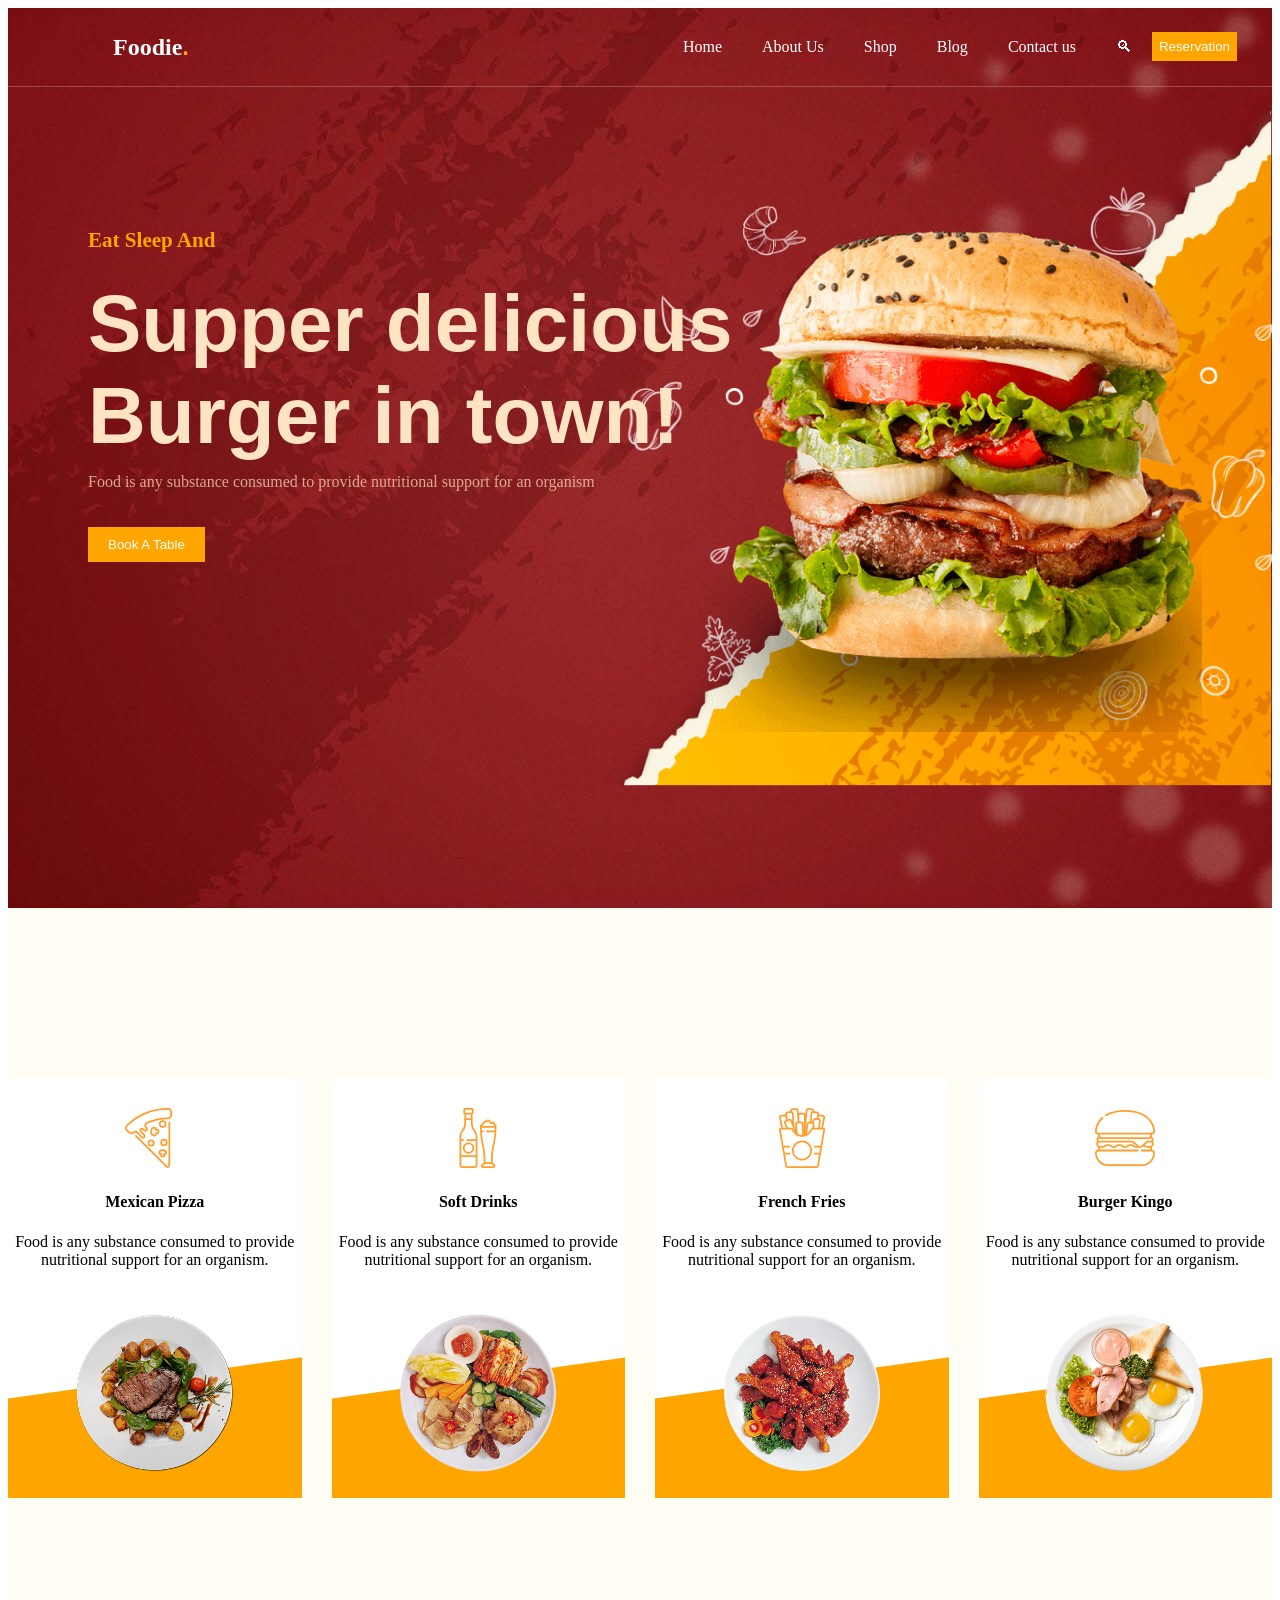
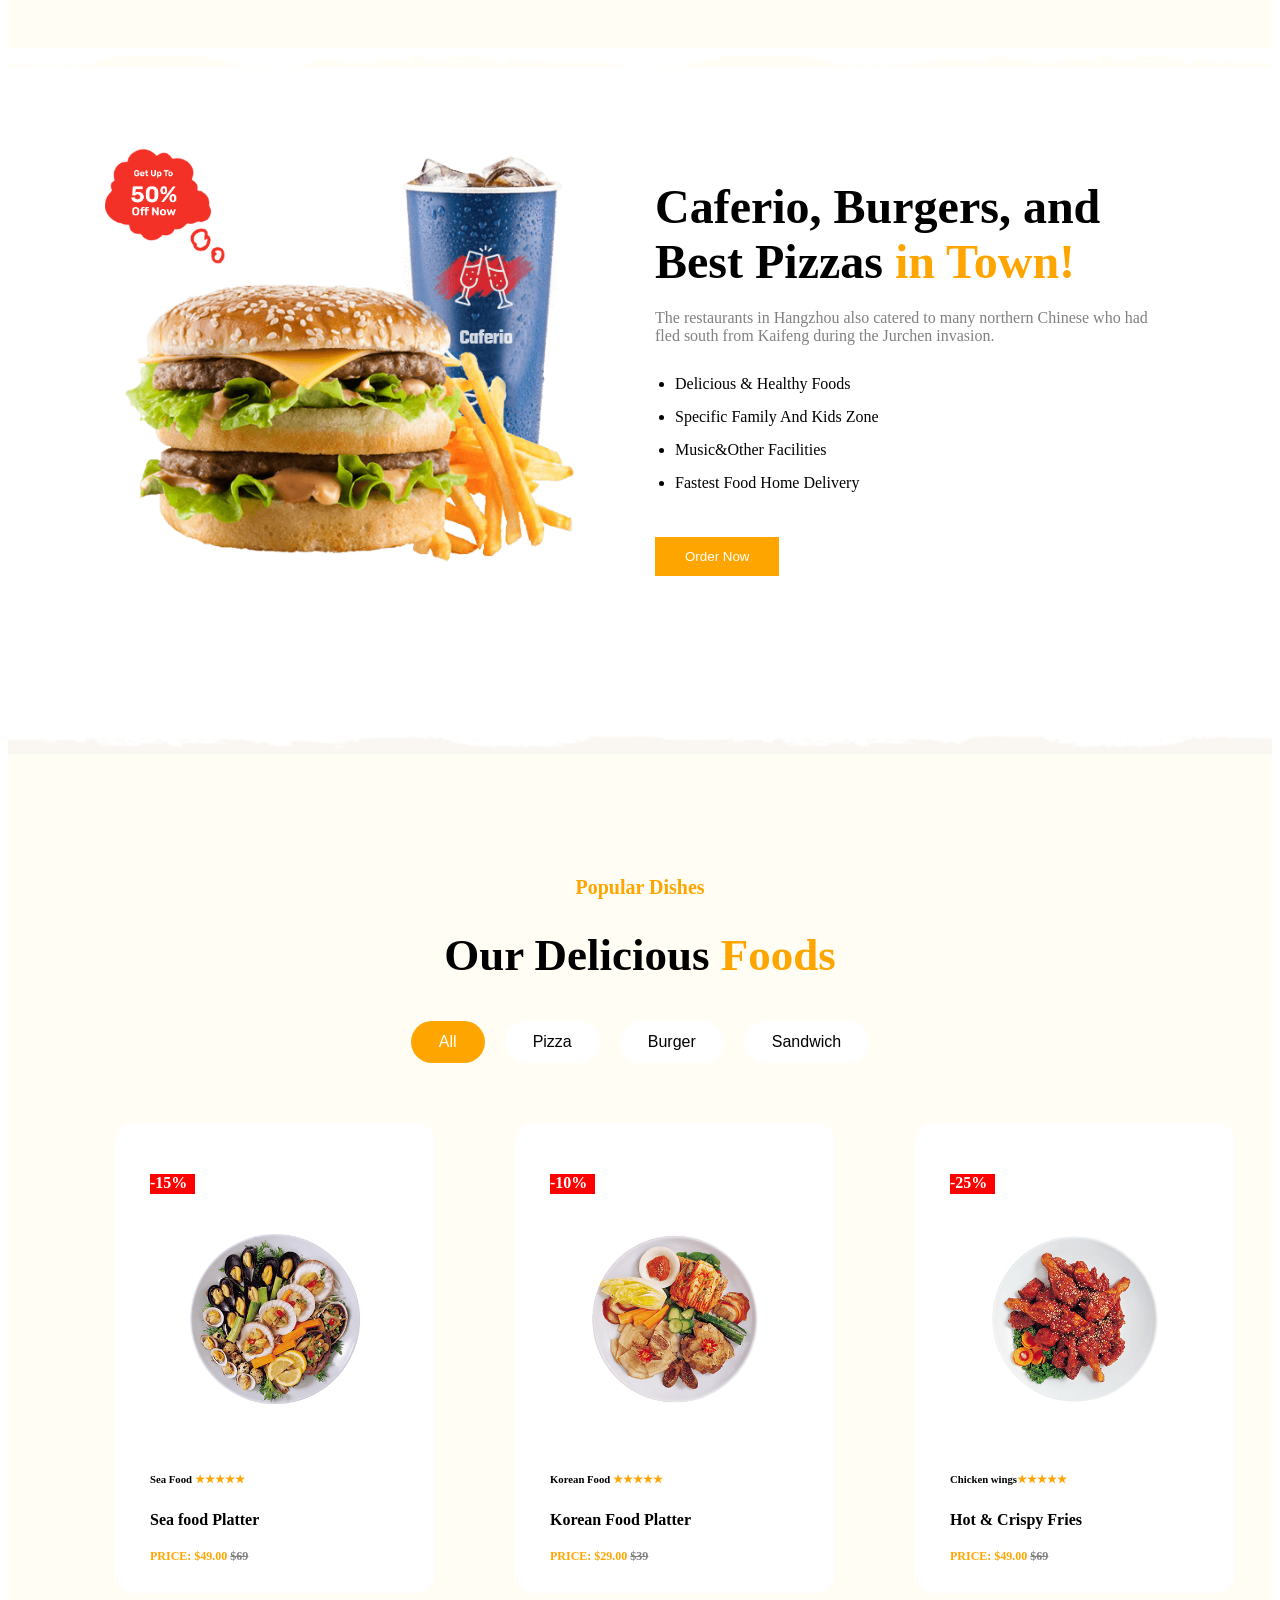
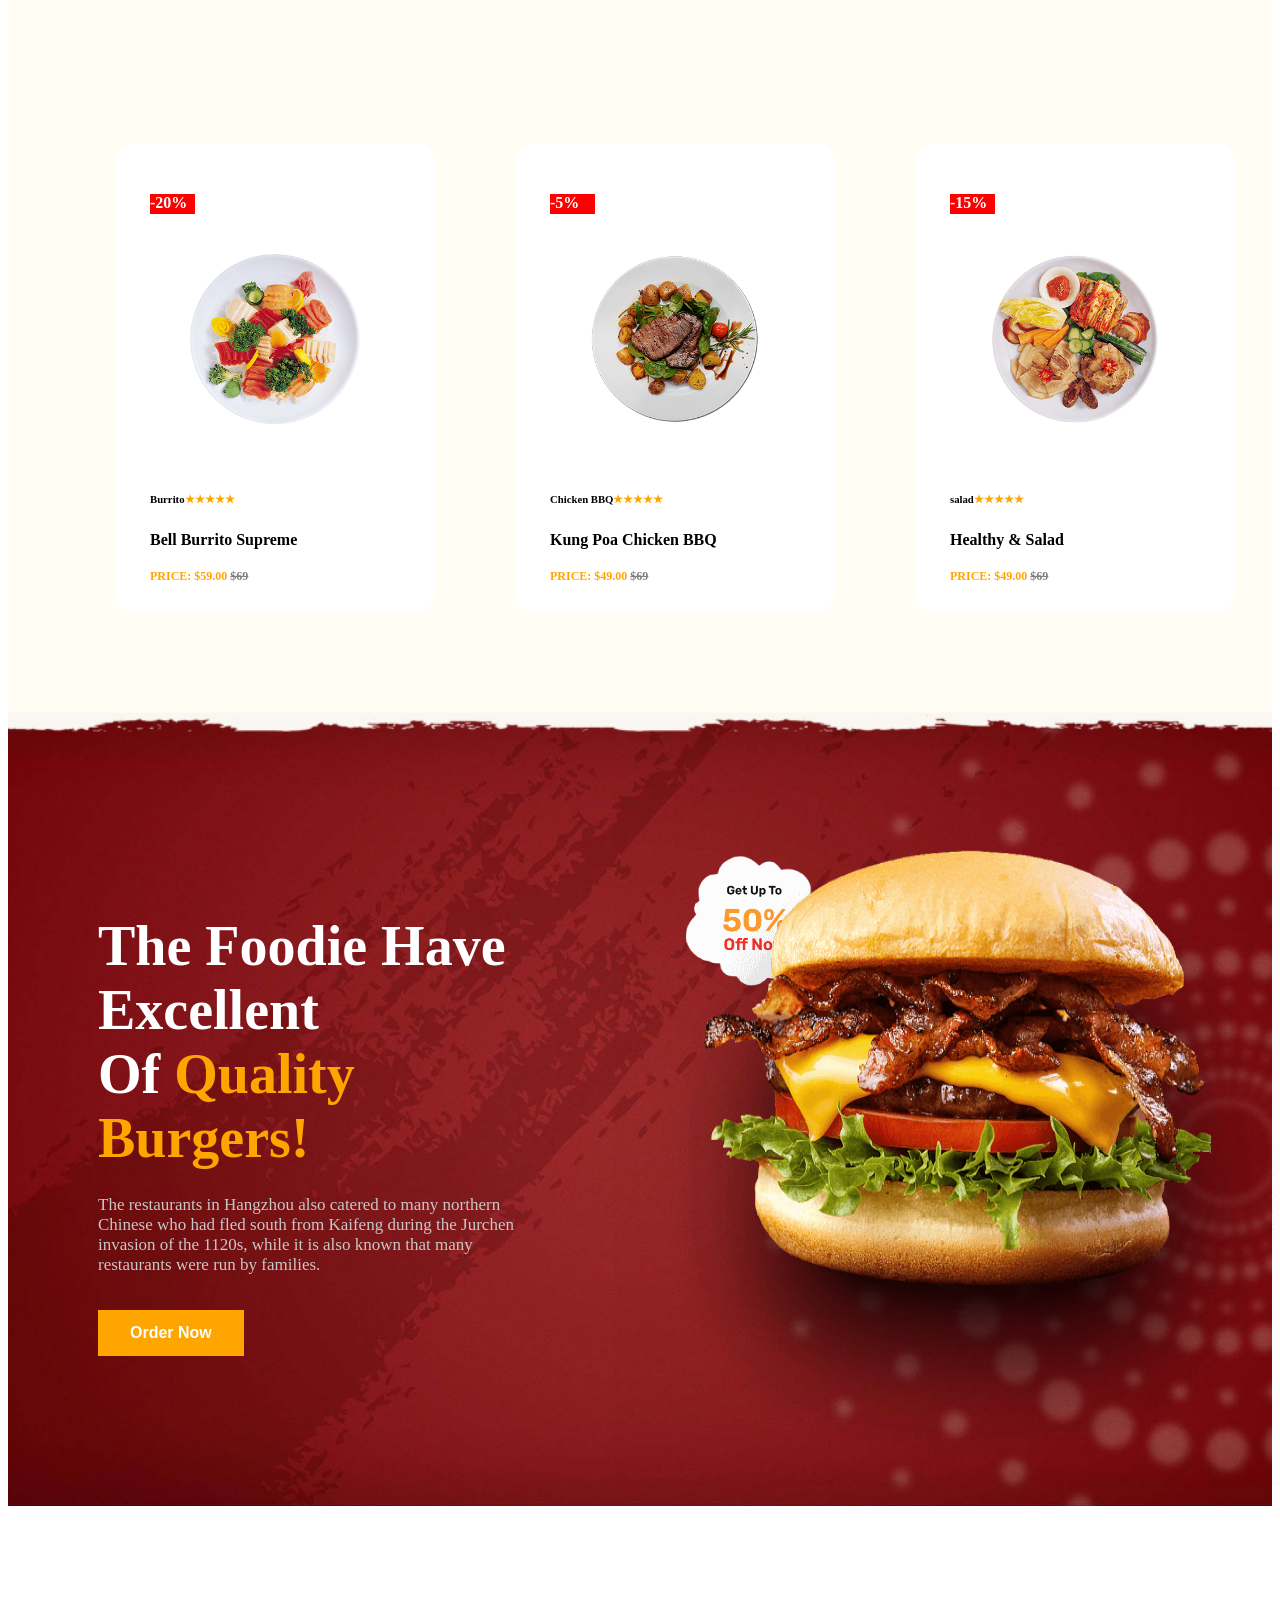
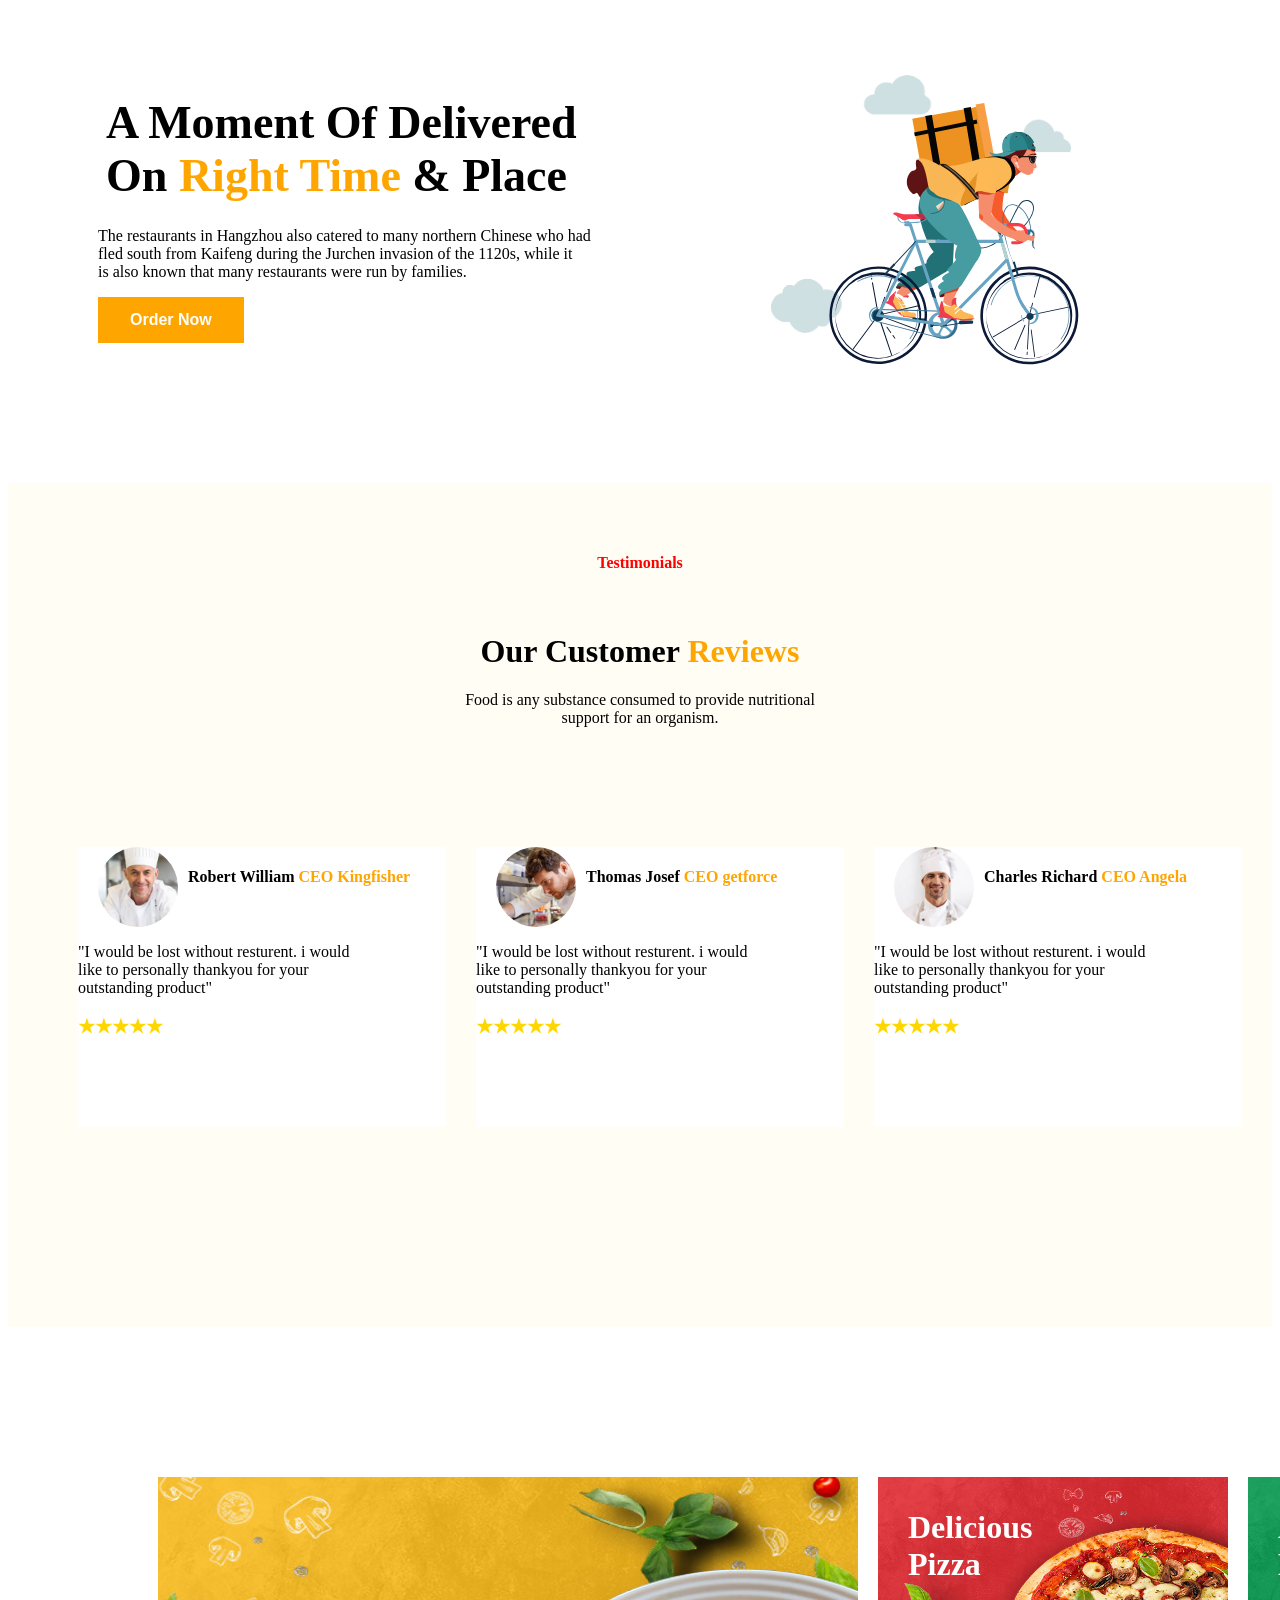
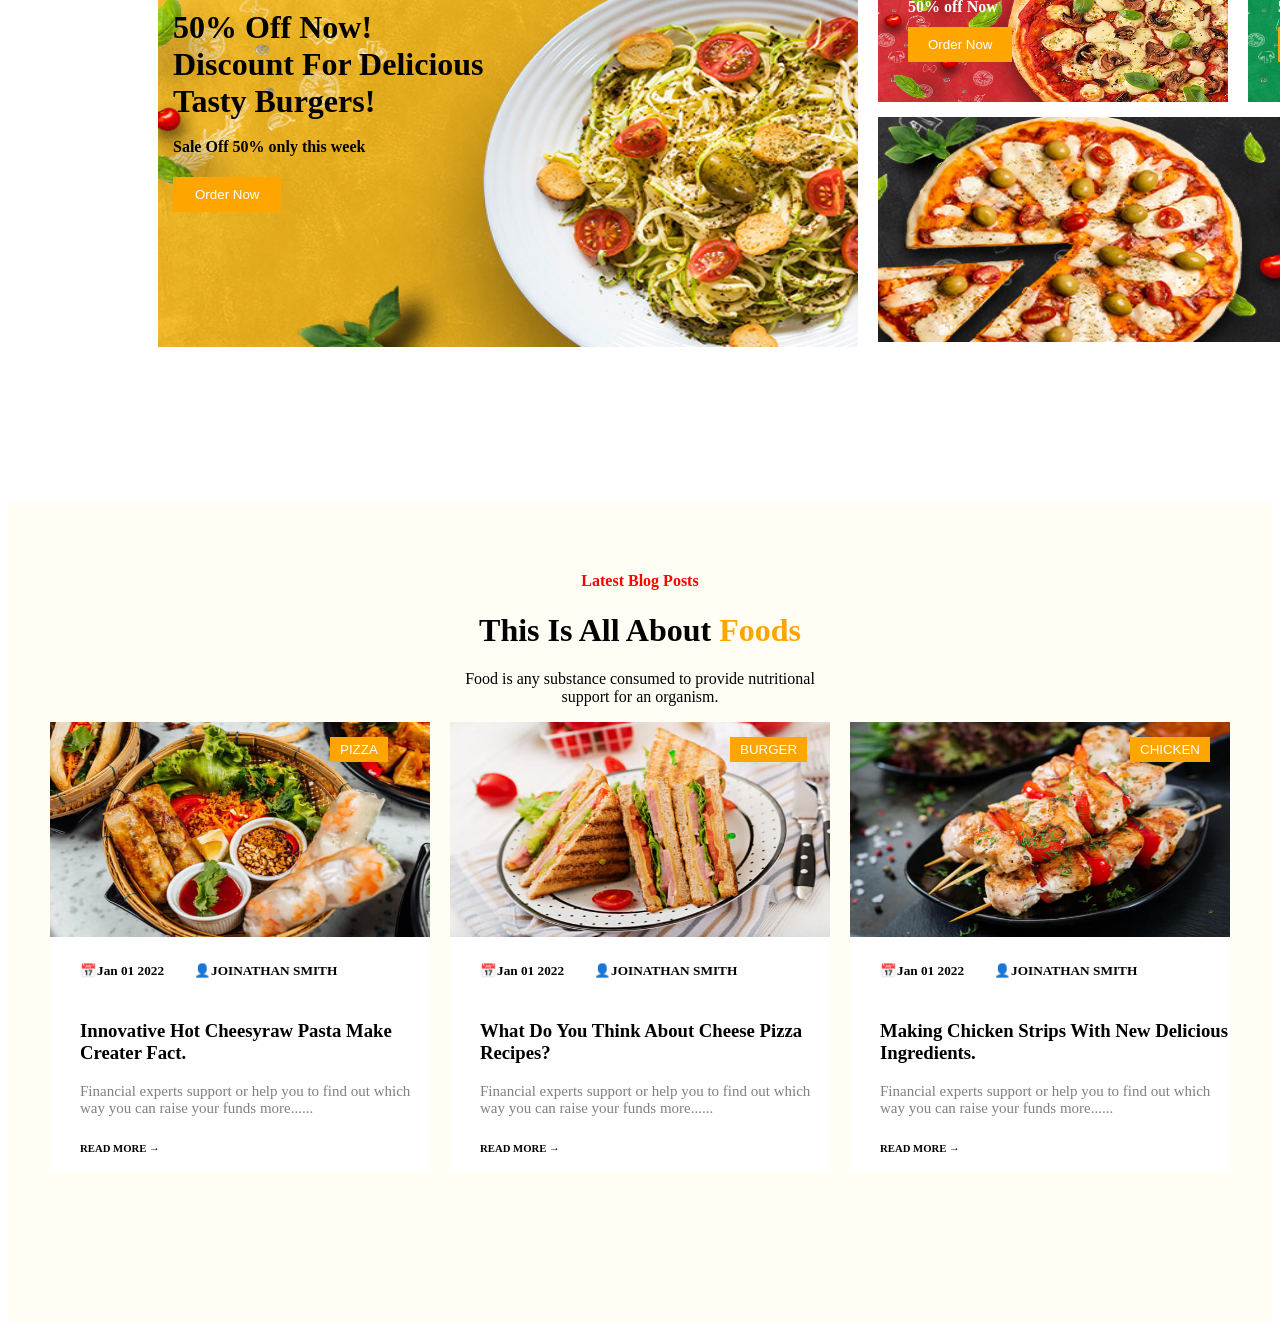
<file: index.html>
<!DOCTYPE html>
<html lang="en">
<head>
    <meta charset="UTF-8">
    <meta name="viewport" content="width=device-width, initial-scale=1.0">
    <title>www.foodie.in</title>
    <link rel="stylesheet" href="project.css">
</head>
<body>
    <div class="header">
        <nav>
            <h2>Foodie<span class="dot">.</span></h2>
            <ul class="list">
                <li><a href="index.html">Home</a></li>
                <li><a href="about.html">About Us</a></li>
                <li><a href="shop.html">Shop</a></li> 
                <li><a href="blog.html">Blog</a></li>
                <li><a href="contact.html">Contact us</a></li>
                <li class="search">🔍︎</li>
                <li>
                    <button class="reservation">Reservation</button>
                </li>
            </ul>
        </nav>
        <div class="image-container">
            <img src="images/hero-bg-shape.png" class="top-img" alt="top">
            <img src="images/hero-banner-bg.png" class="top1-img" alt="top1">
            <img src="images/hero-banner.png" class="top2-img" alt="top2">
            <div class="firstline">
                <h3>Eat Sleep And</h3>
            </div>
            <div class="mainline">
                <h1>Supper delicious <br>Burger in town!</h1>
            </div>
            <div class="belowline">
                <p>Food is any substance consumed to provide nutritional support for an organism</p>
            </div>
            <button class="booking">Book A Table</button>
        </div>
    </div>

    <div class="secondpage">
        <div class="cards">
        <div class="card">
            <img src="images/promo-icon-1.svg" class="icons" alt="pizza">
          <h4>Mexican Pizza</h4>
          <p>Food is any substance consumed to provide nutritional support for an organism.</p> 
          <div class="orange"></div>
          <img src="images/promo-1.png" class="food-img" alt="1st">
        </div>

        <div class="card">
            <img src="images/promo-icon-2.svg" class="icons" alt="softdrinks">
          <h4>Soft Drinks</h4>
          <p>Food is any substance consumed to provide nutritional support for an organism.</p> 
          <div class="orange"></div>
          <img src="images/promo-2.png" class="food-img" alt="2nd">
        </div>

        <div class="card">
            <img src="images/promo-icon-3.svg "class="icons" alt="fries">
          <h4>French Fries</h4>
          <p>Food is any substance consumed to provide nutritional support for an organism.</p>
          <div class="orange"></div>
          <img src="images/promo-3.png" class="food-img" alt="3rd"> 
        </div>

        <div class="card">
            <img src="images/promo-icon-4.svg" class="icons" alt="burger">
          <h4>Burger Kingo</h4>
          <p>Food is any substance consumed to provide nutritional support for an organism.</p>
          <div class="orange"></div>
          <img src="images/promo-4.png" class="food-img" alt="4th">
        </div>
        </div>
        <img src="images/shape-white.png" class="white" alt="curve">
    </div>

    <div class="thirdpage">
    
    <div class="thirdcontent">
    <div class="thirdleft">
        <img src="images/about-banner.png" class="burger" alt="burger">
        <img src="images/sale-shape-red.png" class="offer" alt="offer">
    </div>

    <div class="thirdright">
        <h1>Caferio, Burgers, and <br>Best Pizzas <span>in Town!</span></h1>
        <p>
            The restaurants in Hangzhou also catered to many northern Chinese
            who had fled south from Kaifeng during the Jurchen invasion.
        </p>
        <ul>
            <li>Delicious & Healthy Foods</li>
            <li>Specific Family And Kids Zone</li>
            <li>Music&Other Facilities </li>
            <li>Fastest Food Home Delivery</li>
        </ul>
        <button>Order Now</button>
    </div>
    </div>
    <img src="images/shape-grey.png" class="grey" alt="curvegrey">
</div>

<div class="fourthpage">
    <div class="menuheading">
        <h4>Popular Dishes</h4>
        <h1>Our Delicious <span class="headcolor">Foods</span></h1>
    </div>
    <div class="menubuttons">
        <button class="active">All</button>
        <button>Pizza</button>
        <button>Burger</button>
        <button>Sandwich</button>
    </div>

    <div id="shop" class="foodmenu">

        <div class="menucard">
            <div class="smallbox">
                <p>-15%</p>
            </div>
            <img src="images/food-menu-1.png" alt="">
            <h6>Sea Food <span class="star">★★★★★</span></h6>
            <p>Sea food Platter</p>
            <h5>PRICE: <span class="dollarcolor">$49.00</span> <span class="dollarstrike">$69</span></h5>
        </div>

        <div class="menucard">
            <div class="smallbox">
                <p>-10%</p>
            </div>
            <img src="images/food-menu-2.png" alt="">
            <h6>Korean Food <span class="star">★★★★★</span></h6>
            <p>Korean Food Platter</p>
            <h5>PRICE: <span class="dollarcolor">$29.00</span> <span class="dollarstrike">$39</span></h5>
        </div>

        <div class="menucard">
            <div class="smallbox">
                <p>-25%</p>
            </div>
            <img src="images/food-menu-3.png" alt="">
            <h6>Chicken wings<span class="star">★★★★★</span></h6>
            <p>Hot & Crispy Fries</p>
            <h5>PRICE: <span class="dollarcolor">$49.00</span> <span class="dollarstrike">$69</span></h5>
        </div>

        <div class="menucard">
            <div class="smallbox">
                <p>-20%</p>
            </div>
            <img src="images/food-menu-4.png" alt="">
            <h6>Burrito<span class="star">★★★★★</span></h6>
            <p>Bell Burrito Supreme</p>
            <h5>PRICE: <span class="dollarcolor">$59.00</span> <span class="dollarstrike">$69</span></h5>
        </div>

        <div class="menucard">
            <div class="smallbox">
                <p>-5% </p>
            </div>
            <img src="images/food-menu-5.png" alt="">
            <h6>Chicken BBQ<span class="star">★★★★★</span></h6>
            <p>Kung Poa Chicken BBQ</p>
            <h5>PRICE: <span class="dollarcolor">$49.00</span> <span class="dollarstrike">$69</span></h5>
        </div>

        <div class="menucard">
            <div class="smallbox">
                <p>-15% </p>
            </div>
            <img src="images/food-menu-6.png" alt="">
            <h6>salad<span class="star">★★★★★</span></h6>
            <p>Healthy &  Salad</p>
            <h5>PRICE: <span class="dollarcolor">$49.00</span> <span class="dollarstrike">$69</span></h5>
        </div>

    </div>
</div>


<div class="fifthpage">
<img src="images/shape-grey.png" class="curve" alt="">
    <div class="fifthcontent">
        <div class="fifthleft">
            <h1>
                The Foodie Have Excellent <br>
                Of <span>Quality Burgers!</span>
            </h1>

            <p>
                The restaurants in Hangzhou also catered to many northern Chinese who had
                fled south from Kaifeng during the Jurchen invasion of the 1120s, while it
                is also known that many restaurants were run by families.
            </p>
            <button class="orderbutton">Order Now</button>
        </div>

        <div class="fifthright">
            <img src="images/sale-shape.png" class="offerbadge" alt="Offer">
            <img src="images/cta-banner.png" class="burgeroffer" alt="Burger">
        </div>
    </div>
</div>

<div class="sixthpage">
    <img src="images/shape-white.png" class="curvesixth" alt="">
    <div class="sixthcontent">
        <div class="sixthleft">
            <h1>
                A Moment Of Delivered <br> On <span>Right Time</span> & Place
            </h1>

            <p>
                The restaurants in Hangzhou also catered to many northern Chinese who had <br>
                fled south from Kaifeng during the Jurchen invasion of the 1120s, while it <br>
                is also known that many restaurants were run by families.
            </p>
            <button class="orderbutton">Order Now</button>
        </div>

        <div class="sixthright">
            <img src="images/delivery-banner-bg.png" class="cloudsbg" alt="clouds">
            <img src="images/delivery-boy.svg" class="deliveryboy" alt="deliveryboy">
        </div>

    </div>

</div>

<div class="seventhpage">

    <div class="seventhmain">
        <div class="seventhheading">
            <h4>Testimonials</h4>
            <br>
            <h1>Our Customer <span class="ceo">Reviews</span></h1>
            <p>Food is any substance consumed to provide nutritional<br>support for an organism.</p>
            
        </div>

        <div class="reviewcard">

            <div class="review">
                <div class="topsection">
                    <img src="images/avatar-1.jpg" alt="">
                    <h4>Robert William <span class="ceo">CEO Kingfisher</span></h4>
                </div>
                <p>"I would be lost without resturent. i would <br> like to personally thankyou for your <br>outstanding product"</p>
                <h3>★★★★★</h3>
            </div>

            <div class="review">
                <div class="topsection">
                    <img src="images/avatar-2.jpg" alt="">
                    <h4> Thomas Josef <span class="ceo">CEO getforce</span></h4>
                </div>
                <p>"I would be lost without resturent. i would <br> like to personally thankyou for your <br>outstanding product"</p>
                <h3>★★★★★</h3>
            </div>
        
            <div class="review">
                <div class="topsection">
                    <img src="images/avatar-3.jpg" alt="">
                    <h4>Charles Richard <span class="ceo">CEO Angela</span></h4>
                </div>
                <p>"I would be lost without resturent. i would <br> like to personally thankyou for your <br>outstanding product"</p>
                <h3>★★★★★</h3>
            </div>
            
        </div>

    </div>

</div>

<div class="eighthpage">

        <div class="banner1">
            <img src="images/banner-1.jpg" alt="">
            <h1>
                50% Off Now! <br> Discount For Delicious <br> Tasty Burgers!
            </h1>
            <h4>Sale Off 50% only this week</h4>
            <button class="eightbutton1">Order Now</button>
        </div>

        <div class="banner2">
            <img src="images/banner-2.jpg" alt="">
            <h1>Delicious <br>Pizza</h1>
            <h4>50% off Now</h4>
            <button class="eightbutton2">Order Now</button>
        </div>

        <div class="banner3">
            <img src="images/banner-3.jpg" alt="">
            <h1>American <br> Burger</h1>
            <h4>50% off Now</h4>
            <button class="eightbutton3">Order Now</button>
        </div>

        <div class="banner4">
            <img src="images/banner-4.jpg" alt="">
            <h1>Tasty Buzzed <br>Pizza</h1>
            <h4>Sale Off 50% only this week</h4>
            <button class="eightbutton4">Order Now</button>
        </div>
</div>

<div id="blog" class="ninthpage">
    <div class="ninthheadings">
        <h4>Latest Blog Posts</h4>
        <h1>This Is All About <span>Foods</span></h1>
        <p>Food is any substance consumed to provide nutritional <br>support for an organism.</p> 
    </div>

    <div class="ninthcard">
        <div class="card9">
            <img src="images/blog-1.jpg" alt="">
            <button class="button9">PIZZA</button>
            <div class="bloginfo">
                <h5><span>📅</span>Jan 01 2022</h5>
                <h5><span>👤</span>JOINATHAN SMITH</h5>
            </div>
            <div class="blogheading">
                <h3>Innovative Hot Cheesyraw Pasta Make Creater Fact.</h3>
                <p>Financial experts support or help you to find out which way you can raise your funds more......</p>
                <h6>READ MORE →</h6>
            </div>
            
        </div>

        <div class="card9">
            <img src="images/blog-2.jpg" alt="">
            <button class="button9">BURGER</button>
            <div class="bloginfo">
                <h5><span>📅</span>Jan 01 2022</h5>
                <h5><span>👤</span>JOINATHAN SMITH</h5>
            </div>
            <div class="blogheading">
                <h3>What Do You Think About Cheese Pizza Recipes?</h3>
                <p>Financial experts support or help you to find out which way you can raise your funds more......</p>
                <h6>READ MORE →</h6>
            </div>
        </div>

        <div class="card9">
            <img src="images/blog-3.jpg" alt="">
            <button class="button9">CHICKEN</button>
            <div class="bloginfo">
                <h5><span>📅</span>Jan 01 2022</h5>
                <h5><span>👤</span>JOINATHAN SMITH</h5>
            </div>
            <div class="blogheading">
                <h3>Making Chicken Strips With New Delicious Ingredients.</h3>
                <p>Financial experts support or help you to find out which way you can raise your funds more......</p>
                <h6>READ MORE →</h6>
            </div>
        </div>

    </div>
</div>
</body>
</html>
</file>
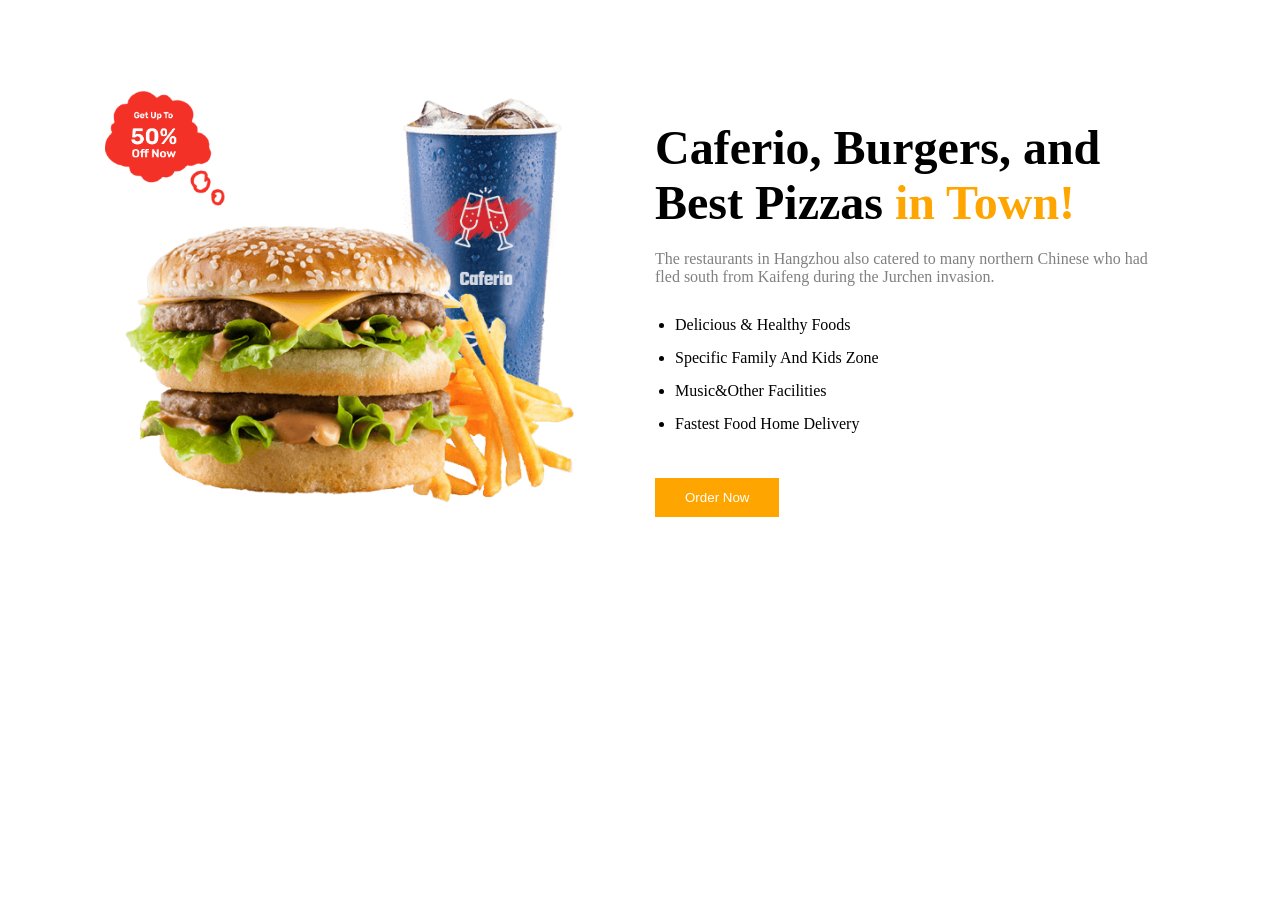
<file: about.html>
<!DOCTYPE html>
<html lang="en">
<head>
    <meta charset="UTF-8">
    <meta name="viewport" content="width=device-width, initial-scale=1.0">
    <title>Document</title>
    <link rel="stylesheet" href="project.css">
</head>
<body>
    <div class="thirdpage">
    
    <div class="thirdcontent">
    <div class="thirdleft">
        <img src="images/about-banner.png" class="burger" alt="burger">
        <img src="images/sale-shape-red.png" class="offer" alt="offer">
    </div>

    <div class="thirdright">
        <h1>Caferio, Burgers, and <br>Best Pizzas <span>in Town!</span></h1>
        <p>
            The restaurants in Hangzhou also catered to many northern Chinese
            who had fled south from Kaifeng during the Jurchen invasion.
        </p>
        <ul>
            <li>Delicious & Healthy Foods</li>
            <li>Specific Family And Kids Zone</li>
            <li>Music&Other Facilities </li>
            <li>Fastest Food Home Delivery</li>
        </ul>
        <button>Order Now</button>
    </div>
    </div>
</div>
</body>
</html>
</file>
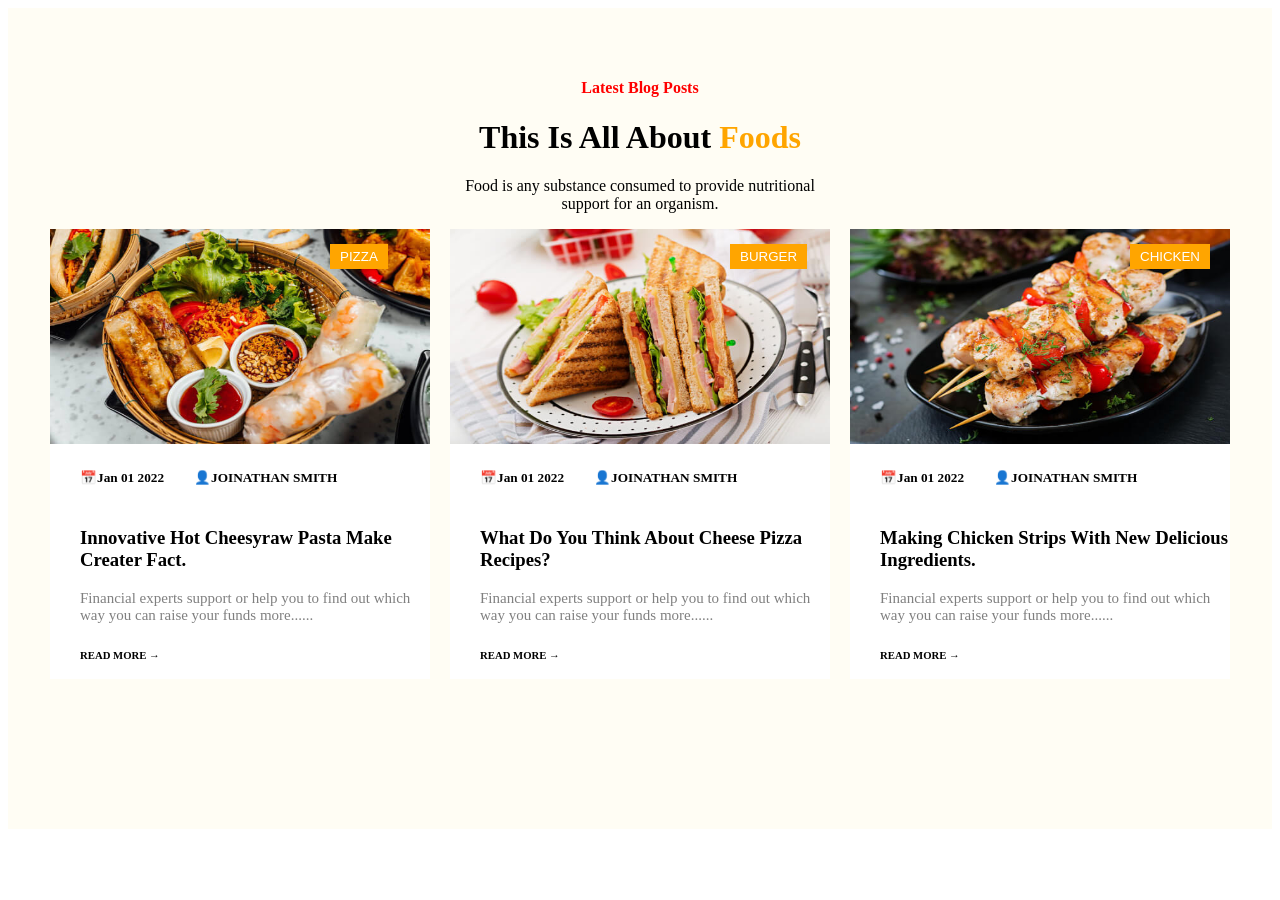
<file: blog.html>
<!DOCTYPE html>
<html lang="en">
<head>
    <meta charset="UTF-8">
    <meta name="viewport" content="width=device-width, initial-scale=1.0">
    <title>Document</title>
    <link rel="stylesheet" href="project.css">
</head>
<body>
    <div id="blog" class="ninthpage">
    <div class="ninthheadings">
        <h4>Latest Blog Posts</h4>
        <h1>This Is All About <span>Foods</span></h1>
        <p>Food is any substance consumed to provide nutritional <br>support for an organism.</p> 
    </div>

    <div class="ninthcard">
        <div class="card9">
            <img src="images/blog-1.jpg" alt="">
            <button class="button9">PIZZA</button>
            <div class="bloginfo">
                <h5><span>📅</span>Jan 01 2022</h5>
                <h5><span>👤</span>JOINATHAN SMITH</h5>
            </div>
            <div class="blogheading">
                <h3>Innovative Hot Cheesyraw Pasta Make Creater Fact.</h3>
                <p>Financial experts support or help you to find out which way you can raise your funds more......</p>
                <h6>READ MORE →</h6>
            </div>
            
        </div>

        <div class="card9">
            <img src="images/blog-2.jpg" alt="">
            <button class="button9">BURGER</button>
            <div class="bloginfo">
                <h5><span>📅</span>Jan 01 2022</h5>
                <h5><span>👤</span>JOINATHAN SMITH</h5>
            </div>
            <div class="blogheading">
                <h3>What Do You Think About Cheese Pizza Recipes?</h3>
                <p>Financial experts support or help you to find out which way you can raise your funds more......</p>
                <h6>READ MORE →</h6>
            </div>
        </div>

        <div class="card9">
            <img src="images/blog-3.jpg" alt="">
            <button class="button9">CHICKEN</button>
            <div class="bloginfo">
                <h5><span>📅</span>Jan 01 2022</h5>
                <h5><span>👤</span>JOINATHAN SMITH</h5>
            </div>
            <div class="blogheading">
                <h3>Making Chicken Strips With New Delicious Ingredients.</h3>
                <p>Financial experts support or help you to find out which way you can raise your funds more......</p>
                <h6>READ MORE →</h6>
            </div>
        </div>

    </div>
</div>
</body>
</html>
</file>
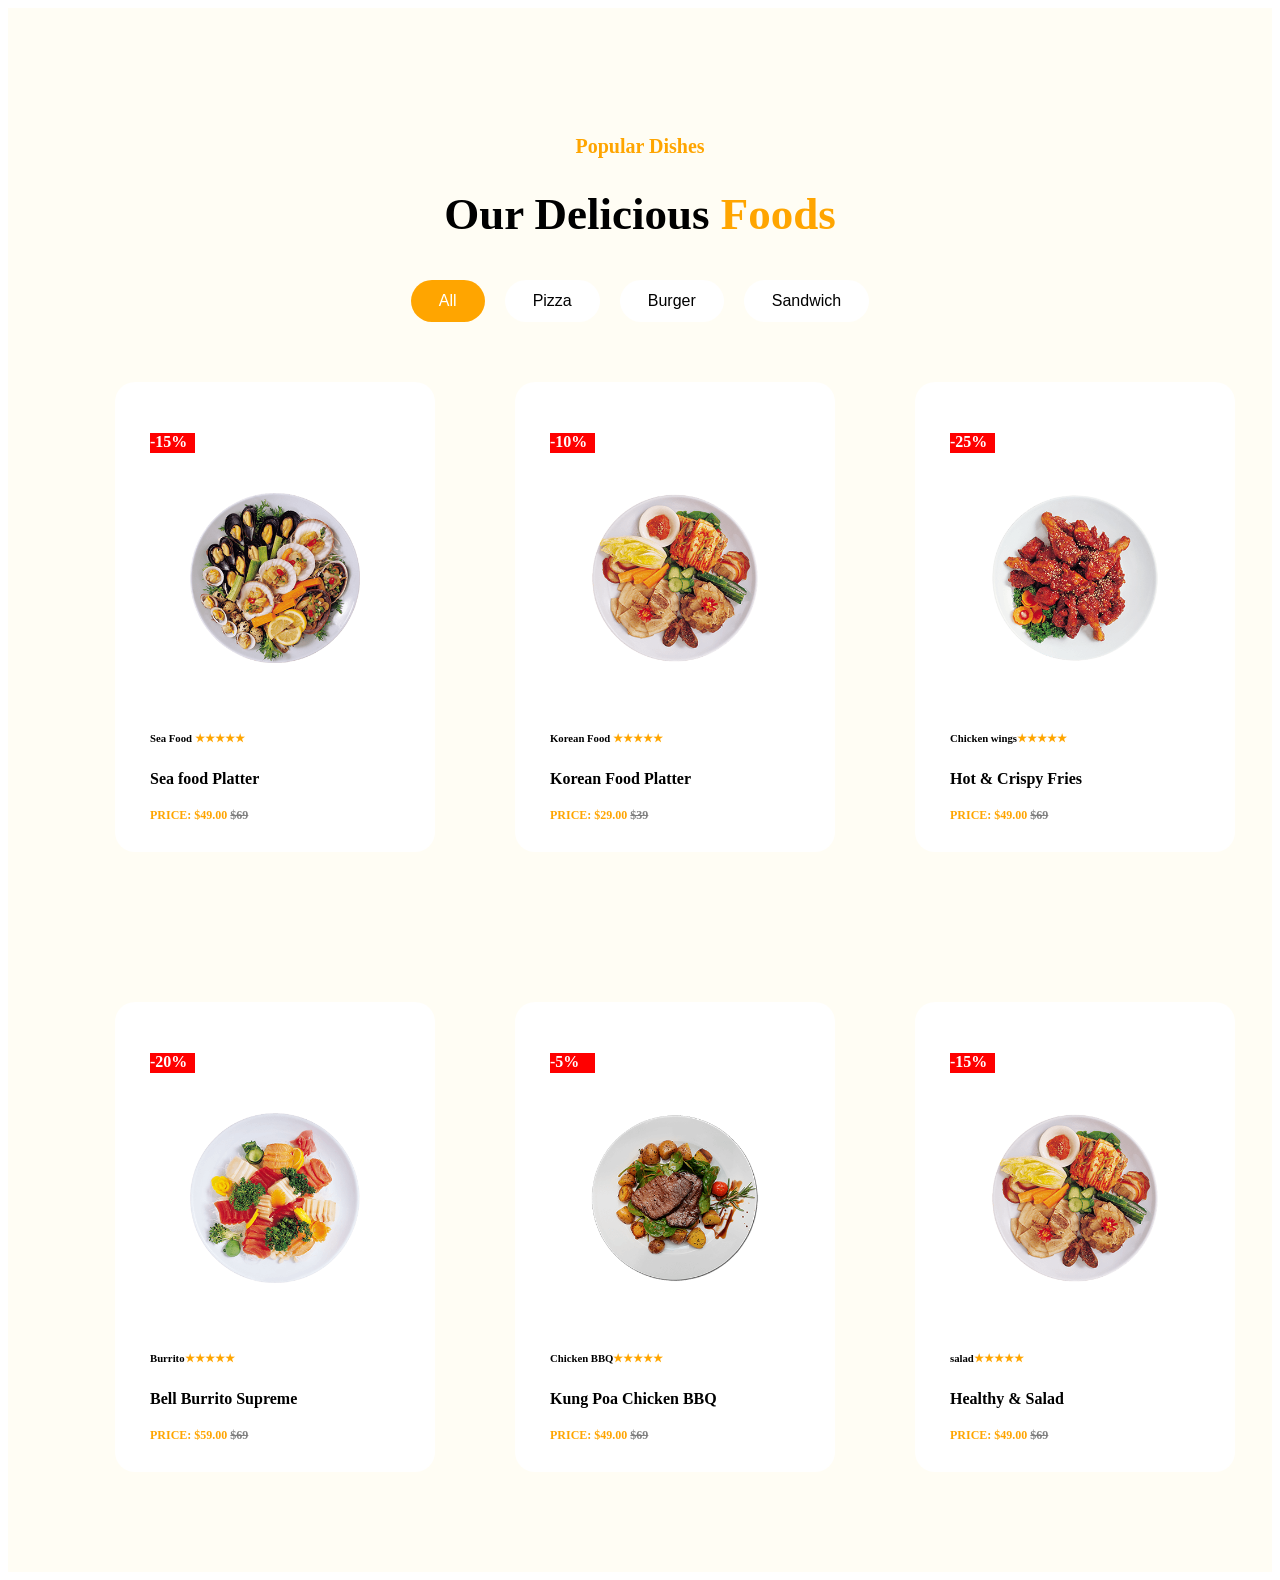
<file: shop.html>
<!DOCTYPE html>
<html lang="en">
<head>
    <meta charset="UTF-8">
    <meta name="viewport" content="width=device-width, initial-scale=1.0">
    <title>Document</title>
    <link rel="stylesheet" href="project.css">
</head>
<body>
    <div class="fourthpage">
    <div class="menuheading">
        <h4>Popular Dishes</h4>
        <h1>Our Delicious <span class="headcolor">Foods</span></h1>
    </div>
    <div class="menubuttons">
        <button class="active">All</button>
        <button>Pizza</button>
        <button>Burger</button>
        <button>Sandwich</button>
    </div>

    <div id="shop" class="foodmenu">

        <div class="menucard">
            <div class="smallbox">
                <p>-15%</p>
            </div>
            <img src="images/food-menu-1.png" alt="">
            <h6>Sea Food <span class="star">★★★★★</span></h6>
            <p>Sea food Platter</p>
            <h5>PRICE: <span class="dollarcolor">$49.00</span> <span class="dollarstrike">$69</span></h5>
        </div>

        <div class="menucard">
            <div class="smallbox">
                <p>-10%</p>
            </div>
            <img src="images/food-menu-2.png" alt="">
            <h6>Korean Food <span class="star">★★★★★</span></h6>
            <p>Korean Food Platter</p>
            <h5>PRICE: <span class="dollarcolor">$29.00</span> <span class="dollarstrike">$39</span></h5>
        </div>

        <div class="menucard">
            <div class="smallbox">
                <p>-25%</p>
            </div>
            <img src="images/food-menu-3.png" alt="">
            <h6>Chicken wings<span class="star">★★★★★</span></h6>
            <p>Hot & Crispy Fries</p>
            <h5>PRICE: <span class="dollarcolor">$49.00</span> <span class="dollarstrike">$69</span></h5>
        </div>

        <div class="menucard">
            <div class="smallbox">
                <p>-20%</p>
            </div>
            <img src="images/food-menu-4.png" alt="">
            <h6>Burrito<span class="star">★★★★★</span></h6>
            <p>Bell Burrito Supreme</p>
            <h5>PRICE: <span class="dollarcolor">$59.00</span> <span class="dollarstrike">$69</span></h5>
        </div>

        <div class="menucard">
            <div class="smallbox">
                <p>-5% </p>
            </div>
            <img src="images/food-menu-5.png" alt="">
            <h6>Chicken BBQ<span class="star">★★★★★</span></h6>
            <p>Kung Poa Chicken BBQ</p>
            <h5>PRICE: <span class="dollarcolor">$49.00</span> <span class="dollarstrike">$69</span></h5>
        </div>

        <div class="menucard">
            <div class="smallbox">
                <p>-15% </p>
            </div>
            <img src="images/food-menu-6.png" alt="">
            <h6>salad<span class="star">★★★★★</span></h6>
            <p>Healthy &  Salad</p>
            <h5>PRICE: <span class="dollarcolor">$49.00</span> <span class="dollarstrike">$69</span></h5>
        </div>

    </div>
</div>

</body>
</html>
</file>
<file: project.css>
nav{
    display: flex;
    justify-content: space-between;
    align-items: center;
    padding: 5px;
    color: white;
    border-bottom: 0.1px solid rgba(255, 255, 255, 0.226);
}
ul{
    display: flex;
    gap: 40px;
    list-style: none;
    margin: 0;
    padding: 0;
    font-style: inherit;
    align-items: center;
}
a{
    text-decoration: none;
    color: white;
}
.image-container{
    position: relative;
    height: 700px;
}
.top-img{
    position: absolute;
    right: 1px;
    bottom: 1px;
    width: 1200px;
}
.header{
    background-image: url(images/hero-bg.jpg);
    background-position: center;
    min-height: 100vh;
}
.reservation{
    background-color: orange;
    padding: 7px;
    color: white;
    border: none;
    margin-right: 30px;
    cursor: pointer;
}
.reservation:hover{
    background-color: aqua !important;
    color: black !important;
}
.search{
    display: flex;
    align-items: center;
    gap: 10px;
    margin-right: -20px;
}
h2{
    margin-left: 100px;
    font-style: normal;
}
.dot{
    font-weight: bolder;
    color: orange;
    font-family: 'Franklin Gothic Medium', 'Arial Narrow', Arial, sans-serif;
}
.top1-img{
    position: absolute;
    width: 790px;
    right: -80px;
    bottom: 1px;
}
.top2-img{
    position: absolute;
    right: 70px;
    bottom: 55px;
    width: 550px;
}
.firstline{
   position: absolute;
   top: 120px;
   color: orange;
   font-family: cursive;
   font-size: large;
   left: 80px;
}
.mainline{
    position: absolute;
    top: 138px;
    left: 80px;
    font-family: 'Gill Sans', 'Gill Sans MT', Calibri, 'Trebuchet MS', sans-serif;
    color: bisque;
    font-weight: bolder;
    font-size: 40px;
}
.belowline{
    position: absolute;
    top: 370px;
    left: 80px;
    color: rgba(255, 228, 196, 0.708);
    font-weight: 300;
}
.booking{
    position: absolute;
    top: 440px;
    left: 80px;
    background-color: orange;
    color: white;
    border: none;
    padding: 10px;
    padding-left: 20px;
    padding-right: 20px;
}
.booking:hover{
    background-color: white;
    color: blue;
}
.cards{
    display: flex;
    gap: 30px;
    justify-self: center;
    margin-top: 120px;
}
.card{
    width: 300px;
    height: 420px;
    background: white;
    text-align: center;
    position: relative;
    overflow: hidden;
    margin-bottom: 150px;
}
.secondpage{
    background-color: rgba(255, 248, 220, 0.311);
    padding: 50px 0 0 0;
    margin-bottom: 0;
}
.icons{
    justify-content: center;
    margin-top: 30px;
}
.orange{
    position:absolute;
    bottom:-30px;
    left: 0;
    width:100%;
    height: 150px;
    background:orange;
    transform:skewY(-8deg);
}
.food-img{
    width:160px;
    height:160px;
    border-radius:50%;
    position:absolute;
    bottom:25px;
    left:50%;
    transform:translateX(-50%);
}
.bottom{
    width: 100%;
    display: block;
}
.white{
    width: 100%;
    display: block;
    height: auto;
    margin: 0;
    padding: 0;
}
.thirdcontent{
    display: flex;
    justify-content: center;
    align-items: center;
    gap: 80px;
    padding: 80px 100px;
    max-width: 1200px;
    margin: 0 auto;
}
.thirdpage{
    background-color: white;
    position: relative;
}
.thirdleft{
    position: relative;
    display: inline-block;
}
span{
    color: orange;
}
.burger{
    width: 450px;
}
.offer{
    position: absolute;
    top: -7px;
    left: -20px;
    width: 120px;
}
.thirdright{
    width: 500px;
}
.thirdright h1{
    font-size: 48px;
    margin-bottom: 20px;
}
.thirdright p{
    color: gray;
}
.thirdright ul{
    display: block;
    margin-top: 30px;
    list-style: disc;
    padding-left: 20px;
}
.thirdright li{
    display: list-item;
    margin-bottom: 15px;
}
.thirdright button{
    margin-top: 30px;
    padding: 12px 30px;
    background: orange;
    color: white;
    border: none;
}
.thirdright button:hover{
    background: black;
}
.grey{
    width: 100%;
    display: block;
    margin-top: 80px;
    margin-bottom: -5px;
}
.fourthpage{
    background: rgba(255,248,220,0.311);
    padding:100px 80px;
    text-align:center;
}
.menuheading h4{
    color:orange;
    font-size:20px;
    margin-bottom:10px;
}
.menucard{
    background:white;
    padding:35px;
    border-radius:20px;
    transition:.3s;
    width: 250px;
    height: 400px;
    position: relative;
}
.menucard p{
    font-weight: bolder;
    text-align: left;
}
.menucard h6{
    text-align: left;
}
.menucard h5{
    color:orange;
    font-size:12px;
    text-align: left;
}
.menucard img{
    margin-top: 40px;
    width: 150px;
}
.smallbox{
    width: 45px;
    height: 20px;
    background: red;
    color: white;
    text-align: center;
}
.dollarstrike{
    color: gray;
    text-decoration: line-through;
}
.headcolor{
    color: orange;
}
.menuheading h1{
    font-size:45px;
    margin-bottom:40px;
}
.menubuttons{
    display:flex;
    justify-content:center;
    gap:20px;
    margin-bottom:60px;
}
.menubuttons button{
    padding:12px 28px;
    border:none;
    border-radius:30px;
    background:white;
    font-size:16px;
    transition:.3s;
}
.menubuttons .active{
    background:orange;
    color:white;
}
.menubuttons button:hover{
    background:orange;
    color:white;
}
.foodmenu{
    display:grid;
    grid-template-columns: repeat(3, 250px);
    gap: 150px;
    justify-content: center;
}
.menucard:hover{
    transform:translateY(-10px);
}
.menucard img{
    width:170px;
    margin-bottom:40px;
}
.curve{
    width:100%;
    display:block;
    transform:rotate(180deg);
    margin:0;
    padding:0;
    margin-bottom:-5px;
}
.fifthpage{
    background-image:url("images/hero-bg.jpg");
    background-size:cover;
    background-position:center;
    padding:0;
    margin:0;
    position:relative;
}
.fifthcontent{
    display: flex;
    justify-content: space-between;
    align-items: center;
    padding: 40px 90px;
    gap: 40px;
}
.fifthleft{
    width:45%;
}
.fifthleft h1{
    color:white;
    font-size:56px;
    margin-bottom:25px;
}
.fifthleft span{
    color:orange;
}
.fifthleft p{
    color:rgb(200, 199, 199);
    font-size:17px;
    margin-bottom:35px;
}
.orderbutton{
    background:orange;
    color:white;
    border:none;
    padding:14px 32px;
    font-size:16px;
    font-weight:bold;
    transition:0.3s;
}
.orderbutton:hover{
    background:white;
    color:black;
}
.fifthright{
    width: 55%;
    position: relative;
    display: flex;
    justify-content: center;
    align-items: center;
}
.burgeroffer{
    width: 700px;
    position: relative;
    right: -80px;
    top: 20px;
    height: 700px;
}
.offerbadge{
    position: absolute;
    width: 170px;
    top: 90px;
    left: 100px;
}
.curvesixth{
    width:100%;
    display:block;
}
.sixthpage{
    background: white;
    padding:0;
    position: relative;
    margin-top: 0;
    width: 100%;
    padding-bottom: 100px;
    padding-top: 100px;
}
.sixthcontent{
    display: flex;
    justify-content: space-between;
    align-items: center;
    padding: 40px 90px;
    gap: 40px;
}
.sixthleft{
    width:50%;
}
.sixthleft h1{
    color:rgb(0, 0, 0);
    font-size:46px;
    font: bolder;
    margin-bottom:25px;
    margin-left: 8px;
}
.sixthleft span{
    color: orange;
}
.sixthright{
    width:50%;
    position:relative;
    display:flex;
    justify-content:center;
    align-items:center;
}
.cloudsbg{
    width:300px;
    left: 50%;
}
.deliveryboy{
    position:absolute;
    width:330px;
    bottom:0;
    left:50%;
    transform:translateX(-50%);
    top: 7px;
}
.seventhmain{
    background: rgba(255,248,220,0.311);
    padding: 50px;
    position: relative;
}
.topsection{
    display: flex;
    margin-left: 20px;
    gap: 10px;
}
.seventhheading h4{
    text-align: center;
    color: red;
}
.seventhheading h1{
    text-align: center;
}
.seventhheading span{
    color: orange;
}
.seventhheading p{
    text-align: center;
}
.reviewcard{
    display: flex;
    gap: 30px;
    justify-self: center;
    margin-top: 120px;
}
.review{
    width: 400px;
    height: 280px;
    background: white;
    left: 20px;
    position: relative;
    overflow: hidden;
    margin-bottom: 150px;
}
.review img{
    border-radius: 50%;
    width: 80px;
    height: 80px;
    text-align: left;
}
.review h3{
    color: gold;
}
.eighthpage{
    background: white;
    width: 100%;
    position: relative;
    padding: 150px;
}
.banner1 img{
    width: 700px;
    height: 470px;
}
.banner2 img{
    width: 350px;
    height: 225px;
    position: absolute;
    left: 870px;
    top: 150px;
}
.banner3 img{
    width: 350px;
    height: 225px;
    position: absolute;
    left: 1240px;
    top: 150px;
}
.banner4 img{
    width: 720px;
    height: 225px;
    position: absolute;
    left: 870px;
    top: 390px;
}
.banner1{
    position: relative;
}
.banner1 h1{
    position: absolute;
    top: 110px;
    left: 15px;
}
.banner1 h4{
    position: absolute;
    top: 240px;
    left: 15px;
}
.eightbutton1{
    position: absolute;
    top: 300px;
    left: 15px;
    color: white;
    background-color: orange;
    padding:10px 22px;
    border: none;
}
.eightbutton1:hover{
    color: black;
    background-color: white;
}
.banner2 h1{
    position:absolute;
    top:160px;
    left:900px;
    color:white;
}
.banner2 h4{
    position:absolute;
    top:250px;
    left:900px;
    color:white;
}
.eightbutton2{
    position:absolute;
    top:300px;
    left:900px;
    color:white;
    background-color:orange;
    padding:10px 20px;
    border:none;
}
.eightbutton2:hover{
    color: black;
    background-color: white;
}
.banner3 h1{
    position:absolute;
    top:160px;
    left:1270px;
    color:white;
}
.banner3 h4{
    position:absolute;
    top:250px;
    left:1270px;
    color:white;
}
.eightbutton3{
    position:absolute;
    top:300px;
    left:1270px;
    color:white;
    background-color:orange;
    padding:10px 20px;
    border:none;
}
.eightbutton3:hover{
    color: black;
    background-color: white;
}
.banner4 h1{
    position:absolute;
    top:400px;
    left:1350px;
    color:white;
}
.banner4 h4{
    position:absolute;
    top:470px;
    left:1350px;
    color:white;
}
.eightbutton4{
    position:absolute;
    top:520px;
    left:1350px;
    color:white;
    background-color:orange;
    padding:10px 20px;
    border:none;
}
.eightbutton4:hover{
    color: black;
    background-color: white;
}
.ninthpage{
    background: rgba(255,248,220,0.311);
    position: relative;
    padding-bottom: 100px;
}
.ninthheadings{
    text-align: center;
    padding-top: 50px;
}
.ninthheadings h4{
    color: red;
}
.ninthheadings span{
    color: orange;
}
.ninthcard{
    display: flex;
    gap: 20px;
    justify-content: center;
    margin-bottom: 50px;
}
.card9{
    width: 380px;
    height: 450px;
    background-color: white;
    position: relative;
}
.card9 img{
    width: 380px;
    height: 215px;
}
.button9{
    color: white;
    background-color: orange;
    position: absolute;
    left: 280px;
    top: 15px;
    padding: 5px 10px;
    border: none;
}
.button9:hover{
    color: black;
    background-color: white;
}
.bloginfo{
    display: flex;
    gap: 30px;
    margin-left: 30px;
}
.blogheading{
    margin-left: 30px;
}
.blogheading p{
    font-size: 15px;
    color: gray;
}
nav {
    position: relative;
    z-index: 1000;
}
</file>
